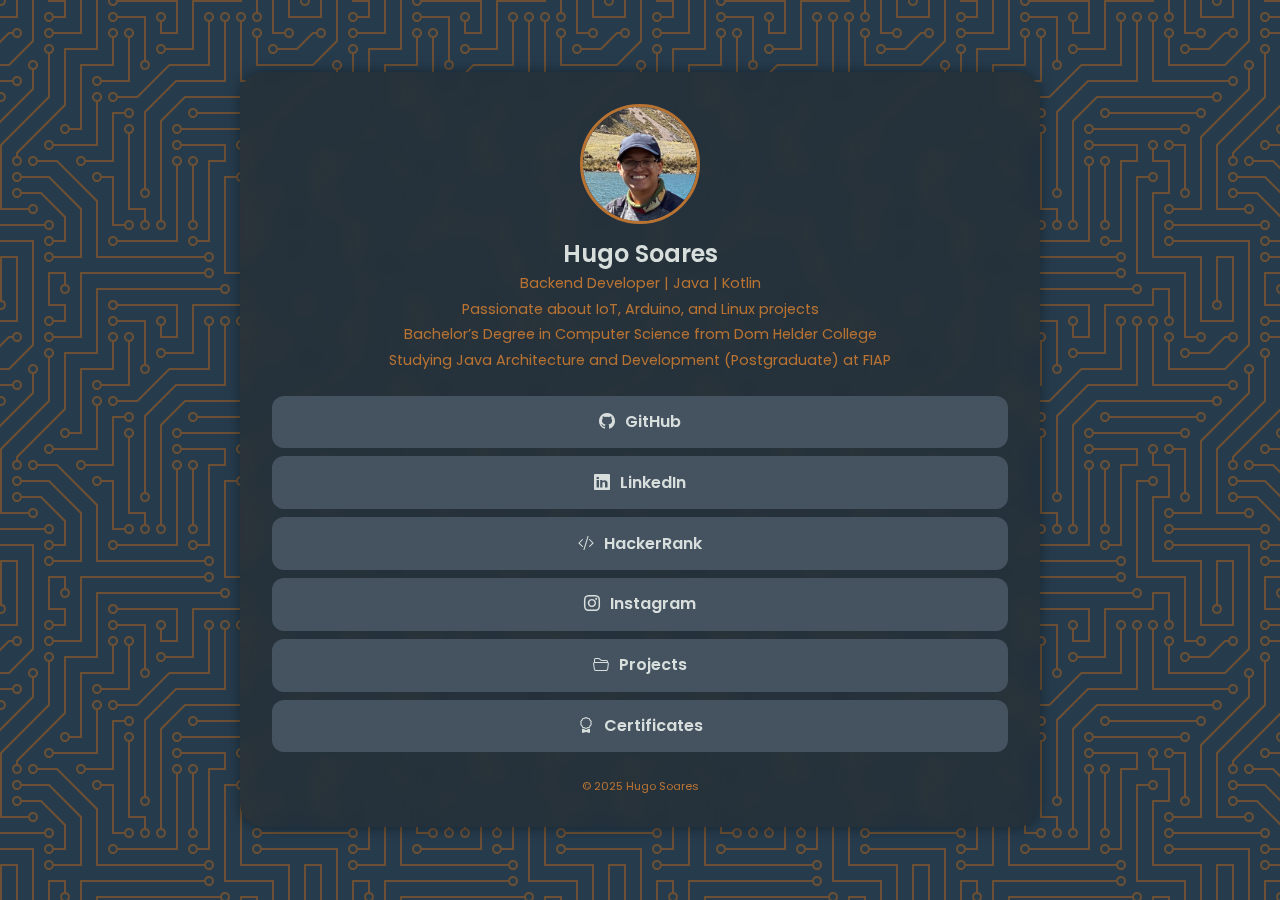
<file: index.html>
<!doctype html>
<html lang="pt-BR">

<head>
  <meta charset="UTF-8" />
  <meta name="viewport" content="width=device-width, initial-scale=1.0" />
  <title>Links | Hugo Soares</title>

  <link href="https://fonts.googleapis.com/css2?family=Poppins:wght@400;600&display=swap" rel="stylesheet" />

  <link href="https://cdn.jsdelivr.net/npm/bootstrap@5.3.3/dist/css/bootstrap.min.css" rel="stylesheet" />

  <link rel="stylesheet" href="https://cdn.jsdelivr.net/npm/bootstrap-icons@1.11.3/font/bootstrap-icons.css" />

  <link rel="icon" type="image/svg+xml" href="assets/favicon.png" />

  <link rel="stylesheet" href="style.css" />
</head>

<body>
  <main class="container d-flex justify-content-center align-items-center">
    <div class="linktree-card">
      <img src="assets/perfil.jpg" alt="Foto de Hugo Soares" class="avatar mb-3" />
      <h1 class="h4 fw-semibold mb-1">Hugo Soares</h1>
      <p class="bio mb-1">Backend Developer | Java | Kotlin</p>
      <p class="bio mb-1">
        Passionate about IoT, Arduino, and Linux projects
      </p>
      <p class="bio mb-1">
        Bachelor’s Degree in Computer Science from Dom Helder College
      </p>
      <p class="bio mb-4">
        Studying Java Architecture and Development (Postgraduate) at FIAP
      </p>

      <div class="d-grid gap-2">
        <a href="https://github.com/HugoOliveiraSoares" target="_blank" class="btn btn-linktree">
          <i class="bi bi-github"></i> GitHub
        </a>

        <a href="https://www.linkedin.com/in/hugooliveirasoares" target="_blank" class="btn btn-linktree">
          <i class="bi bi-linkedin"></i> LinkedIn
        </a>

        <a href="https://www.hackerrank.com/profile/hugoliveira_soa1" target="_blank" class="btn btn-linktree">
          <i class="bi bi-code-slash"></i> HackerRank
        </a>

        <a href="https://www.instagram.com/hugo_o.soares" target="_blank" class="btn btn-linktree">
          <i class="bi bi-instagram"></i> Instagram
        </a>

        <a href="projects.html" class="btn btn-linktree">
          <i class="bi bi-folder2-open"></i> Projects
        </a>

        <a href="certificates.html" class="btn btn-linktree">
          <i class="bi bi-award"></i> Certificates
        </a>

      </div>

      <footer class="mt-4">
        <small>© 2025 Hugo Soares</small>
      </footer>
    </div>
  </main>

  <script src="https://cdn.jsdelivr.net/npm/bootstrap@5.3.3/dist/js/bootstrap.bundle.min.js"></script>
</body>

</html>
</file>
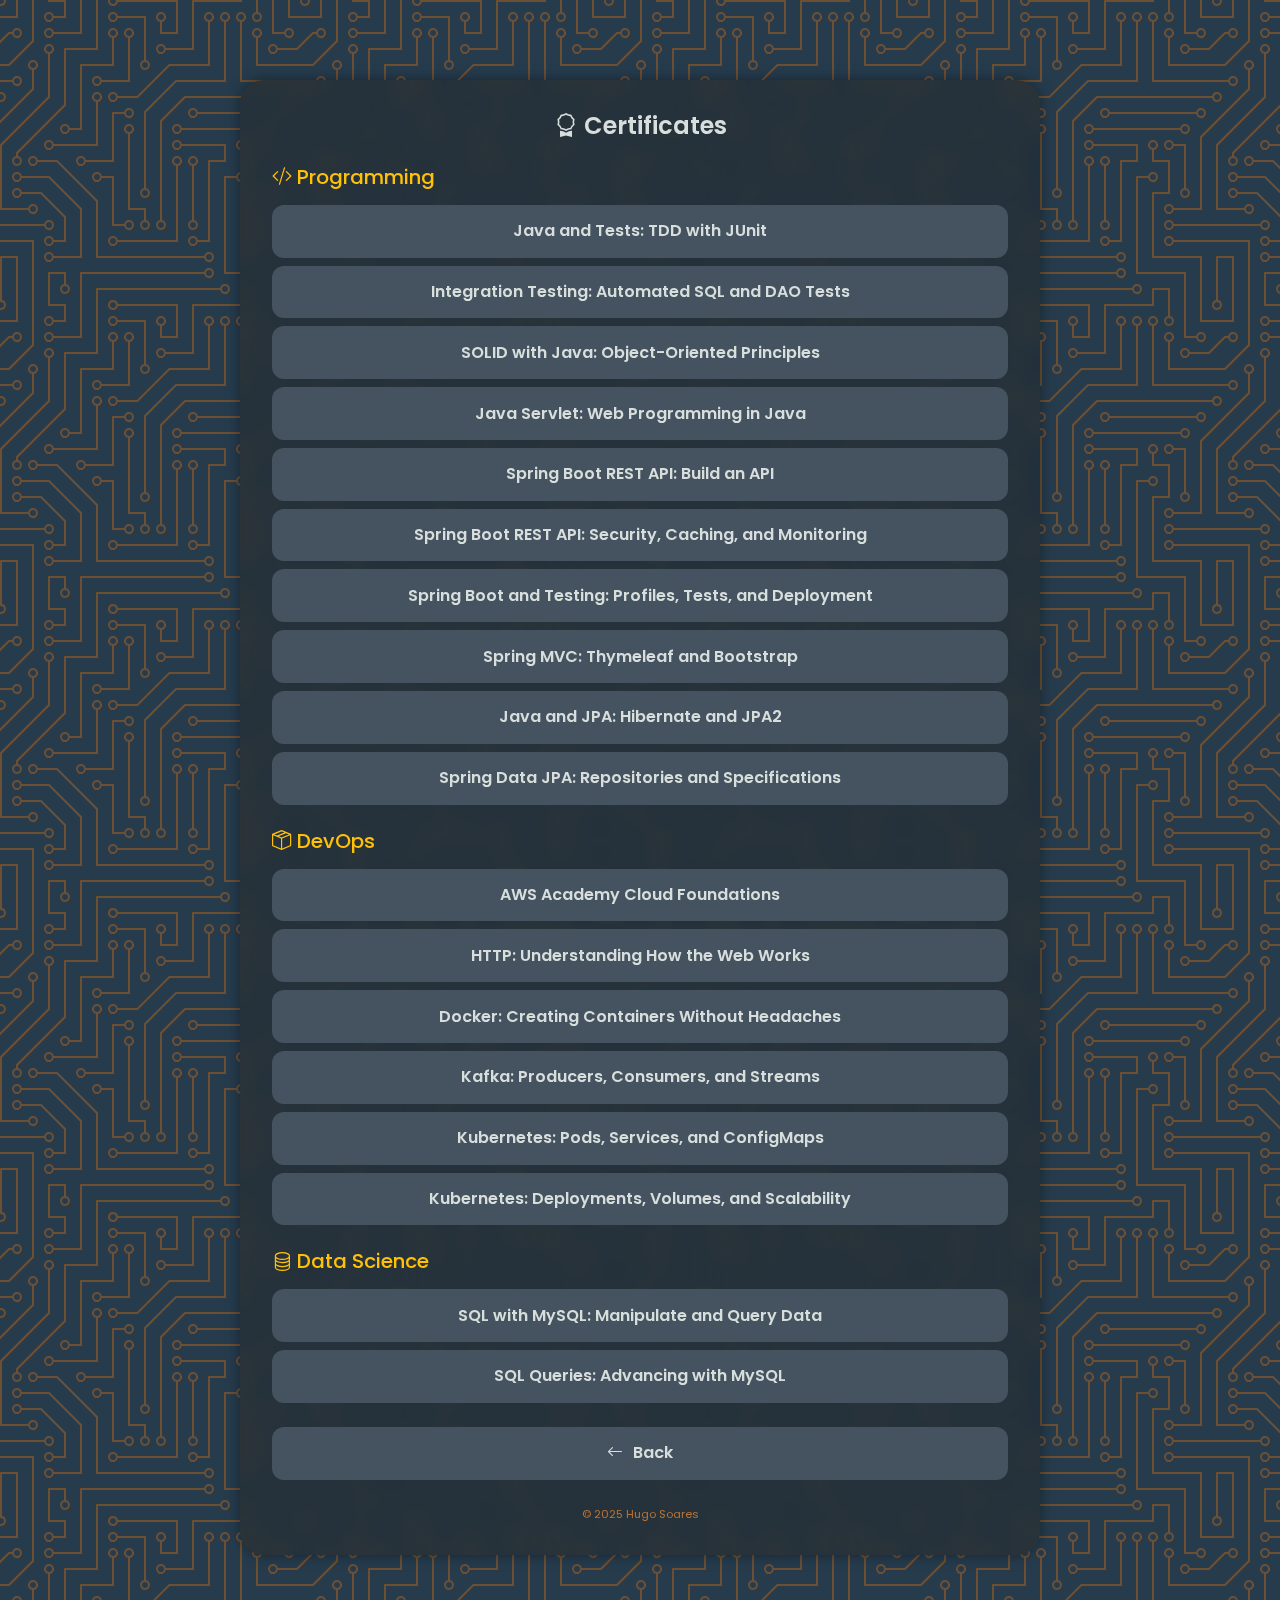
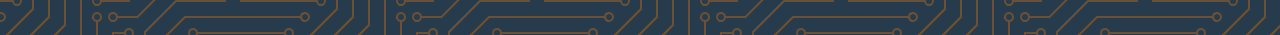
<file: certificates.html>
<!doctype html>
<html lang="en">

<head>
  <meta charset="UTF-8" />
  <meta name="viewport" content="width=device-width, initial-scale=1.0" />
  <title>Certificates | Hugo Soares</title>

  <link href="https://cdn.jsdelivr.net/npm/bootstrap@5.3.3/dist/css/bootstrap.min.css" rel="stylesheet" />
  <link rel="stylesheet" href="https://cdn.jsdelivr.net/npm/bootstrap-icons@1.11.3/font/bootstrap-icons.css" />

  <link rel="icon" type="image/svg+xml" href="assets/favicon.png" />

  <link rel="stylesheet" href="style.css" />
</head>

<body>
  <main class="container d-flex justify-content-center align-items-center my-5">
    <div class="linktree-card w-100 text-center">
      <h1 class="h4 fw-semibold mb-4">
        <i class="bi bi-award"></i> Certificates
      </h1>

      <!-- Programming -->
      <h2 class="h5 text-warning text-start mb-3">
        <i class="bi bi-code-slash"></i> Programming
      </h2>
      <div class="d-grid gap-2 mb-4">
        <a href="https://cursos.alura.com.br/user/hugo-o-soares/course/tdd/certificate" target="_blank"
          class="btn btn-linktree">
          Java and Tests: TDD with JUnit
        </a>
        <a href="https://cursos.alura.com.br/user/hugo-o-soares/course/teste-de-integracao/certificate" target="_blank"
          class="btn btn-linktree">
          Integration Testing: Automated SQL and DAO Tests
        </a>
        <a href="https://cursos.alura.com.br/user/hugo-o-soares/course/orientacao-a-objetos-avancada-e-principios-solid/certificate"
          target="_blank" class="btn btn-linktree">
          SOLID with Java: Object-Oriented Principles
        </a>
        <a href="https://cursos.alura.com.br/user/hugo-o-soares/course/servlets-fundamentos-programacao-web-java/certificate"
          target="_blank" class="btn btn-linktree">
          Java Servlet: Web Programming in Java
        </a>
        <a href="https://cursos.alura.com.br/user/hugo-o-soares/course/spring-boot-api-rest/certificate" target="_blank"
          class="btn btn-linktree">
          Spring Boot REST API: Build an API
        </a>
        <a href="https://cursos.alura.com.br/user/hugo-o-soares/course/spring-boot-seguranca-cache-monitoramento/certificate"
          target="_blank" class="btn btn-linktree">
          Spring Boot REST API: Security, Caching, and Monitoring
        </a>
        <a href="https://cursos.alura.com.br/user/hugo-o-soares/course/spring-boot-profiles-testes-deploy/certificate"
          target="_blank" class="btn btn-linktree">
          Spring Boot and Testing: Profiles, Tests, and Deployment
        </a>
        <a href="https://cursos.alura.com.br/certificate/hugo-o-soares/spring-mvc-thymeleaf-bootstrap" target="_blank"
          class="btn btn-linktree">
          Spring MVC: Thymeleaf and Bootstrap
        </a>
        <a href="https://cursos.alura.com.br/user/hugo-o-soares/course/jpa-hibernate-persistencia-objetos/certificate"
          target="_blank" class="btn btn-linktree">
          Java and JPA: Hibernate and JPA2
        </a>
        <a href="https://cursos.alura.com.br/user/hugo-o-soares/course/spring-data-jpa/certificate" target="_blank"
          class="btn btn-linktree">
          Spring Data JPA: Repositories and Specifications
        </a>
      </div>

      <!-- DevOps -->
      <h2 class="h5 text-warning text-start mb-3">
        <i class="bi bi-box-seam"></i> DevOps
      </h2>
      <div class="d-grid gap-2 mb-4">
        <a href="https://www.credly.com/badges/a5068add-c09f-404b-bcc2-adc8fa03f781/public_url" target="_blank"
          class="btn btn-linktree">
          AWS Academy Cloud Foundations
        </a>
        <a href="https://cursos.alura.com.br/user/hugo-o-soares/course/http-fundamentos/certificate" target="_blank"
          class="btn btn-linktree">
          HTTP: Understanding How the Web Works
        </a>
        <a href="https://cursos.alura.com.br/user/hugo-o-soares/course/docker-e-docker-compose/certificate"
          target="_blank" class="btn btn-linktree">
          Docker: Creating Containers Without Headaches
        </a>
        <a href="https://cursos.alura.com.br/user/hugo-o-soares/course/kafka-introducao-a-streams-em-microservicos/certificate"
          target="_blank" class="btn btn-linktree">
          Kafka: Producers, Consumers, and Streams
        </a>
        <a href="https://cursos.alura.com.br/user/hugo-o-soares/course/kubernetes-pods-services-configmap/certificate"
          target="_blank" class="btn btn-linktree">
          Kubernetes: Pods, Services, and ConfigMaps
        </a>
        <a href="https://cursos.alura.com.br/user/hugo-o-soares/course/kubernetes-deployments-volumes-escalabilidade/certificate"
          target="_blank" class="btn btn-linktree">
          Kubernetes: Deployments, Volumes, and Scalability
        </a>
      </div>

      <!-- Data Science -->
      <h2 class="h5 text-warning text-start mb-3">
        <i class="bi bi-database"></i> Data Science
      </h2>
      <div class="d-grid gap-2 mb-4">
        <a href="https://cursos.alura.com.br/user/hugo-o-soares/course/mysql-manipule-dados-com-sql/certificate"
          target="_blank" class="btn btn-linktree">
          SQL with MySQL: Manipulate and Query Data
        </a>
        <a href="https://cursos.alura.com.br/user/hugo-o-soares/course/mysql-consultas-sql/certificate" target="_blank"
          class="btn btn-linktree">
          SQL Queries: Advancing with MySQL
        </a>
      </div>

      <a href="index.html" class="btn btn-linktree mt-3">
        <i class="bi bi-arrow-left"></i> Back
      </a>

      <footer class="mt-4">
        <small>© 2025 Hugo Soares</small>
      </footer>
    </div>
  </main>
</body>

</html>
</file>
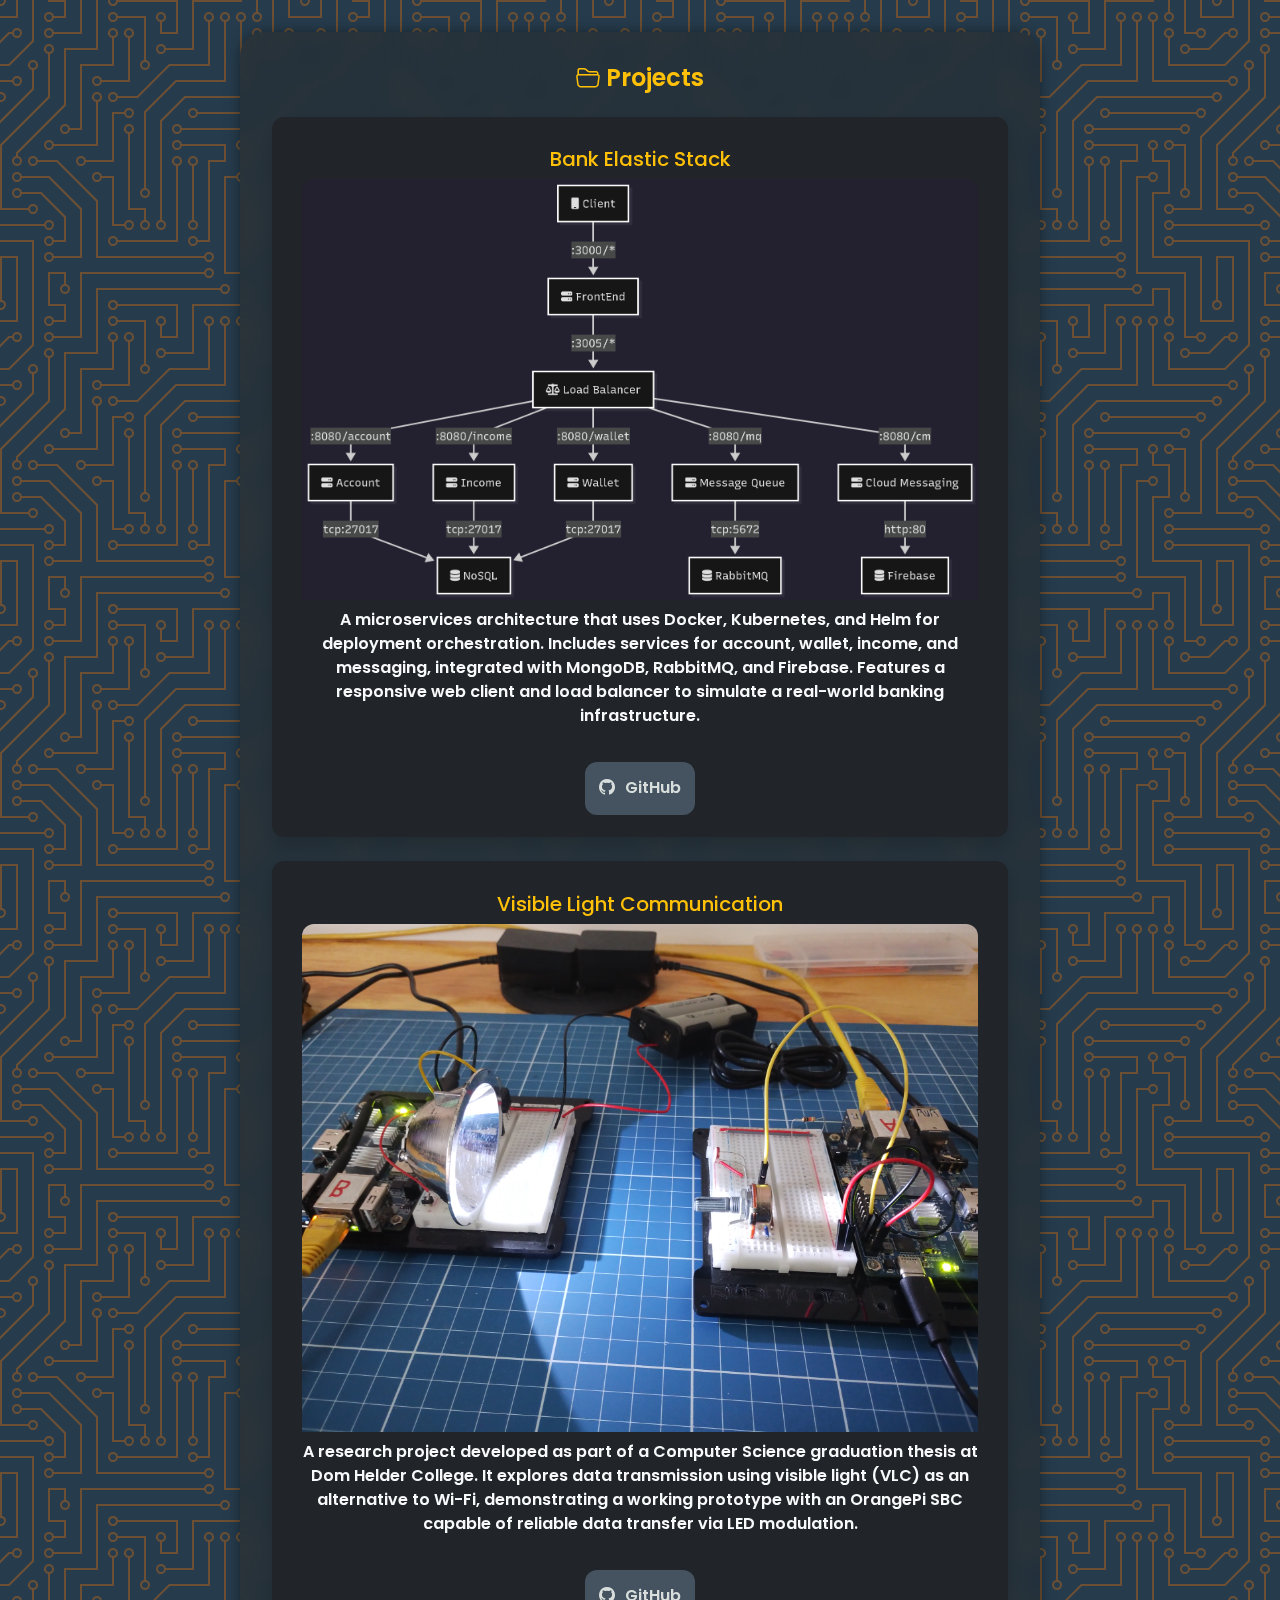
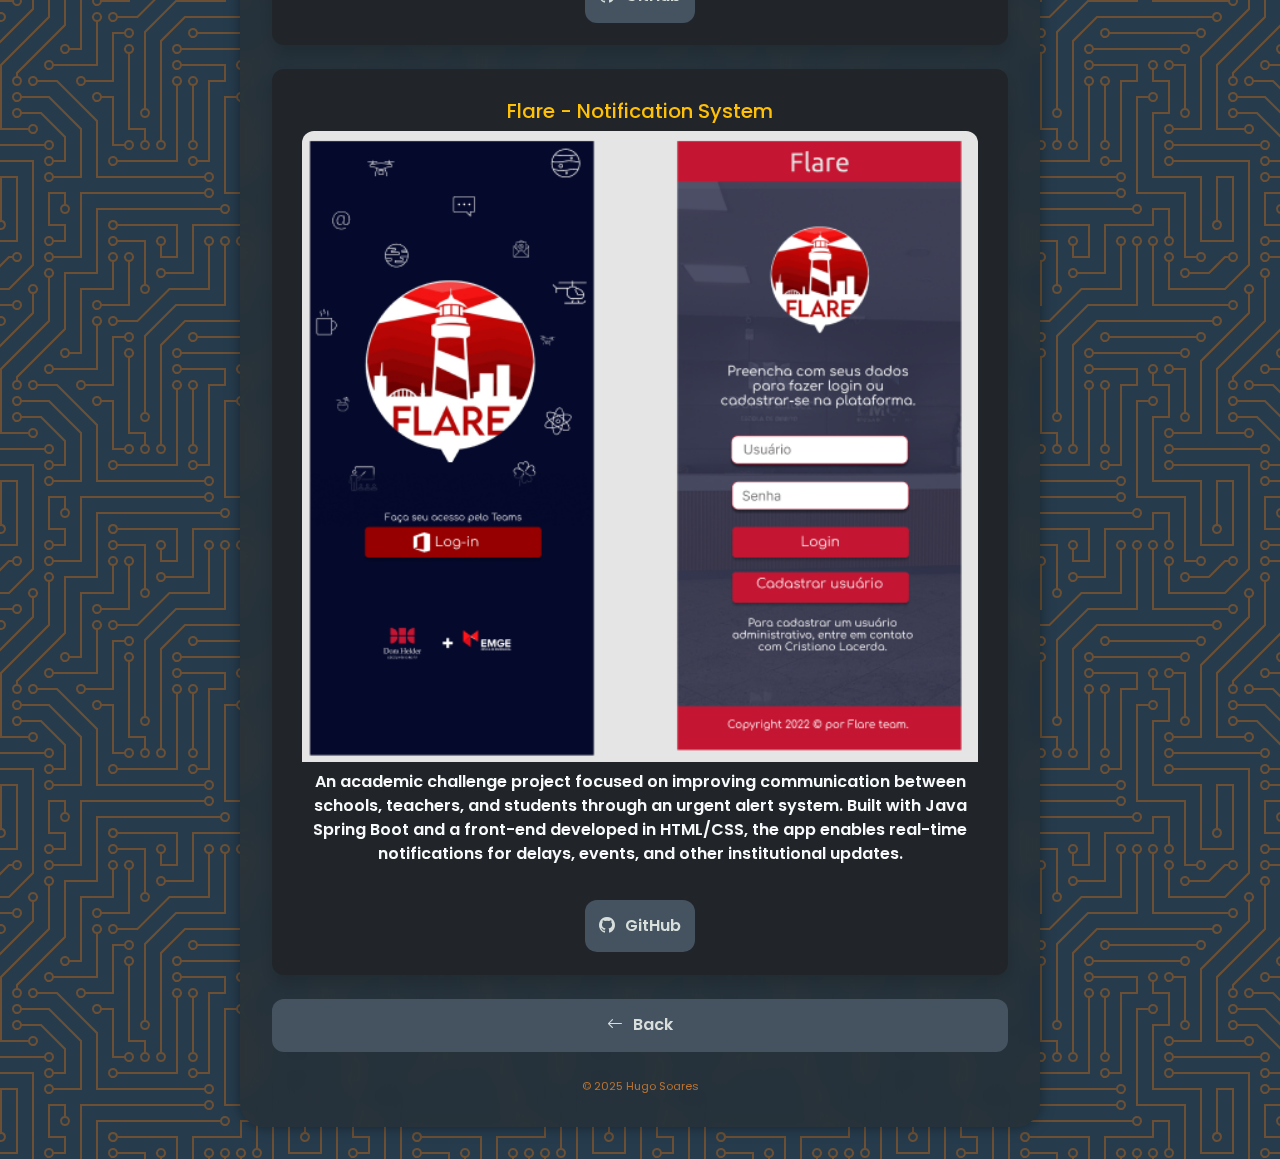
<file: projects.html>
<!DOCTYPE html>
<html lang="en">

<head>
  <meta charset="UTF-8">
  <meta name="viewport" content="width=device-width, initial-scale=1">
  <title>Projects | Hugo Soares</title>

  <link href="https://cdn.jsdelivr.net/npm/bootstrap@5.3.3/dist/css/bootstrap.min.css" rel="stylesheet" />
  <link rel="stylesheet" href="https://cdn.jsdelivr.net/npm/bootstrap-icons@1.11.3/font/bootstrap-icons.css" />

  <link rel="icon" type="image/svg+xml" href="assets/favicon.png" />

  <link href="style.css" rel="stylesheet">
</head>

<body>
  <main class="container d-flex justify-content-center align-items-center my-8">
    <div class="linktree-card w-100 text-center">
      <h1 class="h4 fw-semibold mb-4 text-warning">
        <i class="bi bi-folder2-open"></i> Projects
      </h1>

      <div class="d-grid gap-4 mb-4">

        <div class="card h-100 bg-dark text-light border-0 shadow">
          <div class="card-body gap-2">
            <h5 class="card-title text-warning">Bank Elastic Stack</h5>
            <img src="assets/bank-elastick-stack-mermaid.png" class="card-img-top mb-2" alt="Bank Elastic Stack" />
            <p class="card-text">
              A microservices architecture that uses Docker, Kubernetes, and Helm for deployment orchestration. Includes
              services for account, wallet, income, and messaging, integrated with MongoDB, RabbitMQ, and
              Firebase. Features a responsive web client and load balancer to simulate a real-world banking
              infrastructure. </p>
          </div>
          <div class="card-footer bg-transparent border-0">
            <a href="https://github.com/HugoOliveiraSoares/bank-elastic-stack" target="_blank"
              class="btn btn-linktree w-100">
              <i class="bi bi-github"></i> GitHub
            </a>
          </div>
        </div>

        <div class="card h-100 bg-dark text-light border-0 shadow">
          <div class="card-body gap-2">
            <h5 class="card-title text-warning">Visible Light Communication</h5>
            <img src="assets/vlc.jpg" class="card-img-top mb-2" alt="VLC Circuit" />
            <p class="card-text">
              A research project developed as part of a Computer Science graduation thesis at Dom Helder College. It
              explores data transmission using visible light (VLC) as an alternative to Wi-Fi, demonstrating a working
              prototype with an OrangePi SBC capable of reliable data transfer via LED modulation. </p>
          </div>
          <div class="card-footer bg-transparent border-0">
            <a href="https://github.com/HugoOliveiraSoares/Comunicacao_por_luz_visivel" target="_blank"
              class="btn btn-linktree w-100">
              <i class="bi bi-github"></i> GitHub
            </a>
          </div>
        </div>

        <div class="card h-100 bg-dark text-light border-0 shadow">
          <div class="card-body">
            <h5 class="card-title text-warning">Flare - Notification System</h5>
            <img src="assets/flare.png" class="card-img-top mb-2" alt="VLC Circuit" />
            <p class="card-text">
              An academic challenge project focused on improving communication between schools, teachers, and students
              through an urgent alert system. Built with Java Spring Boot and a front-end developed in HTML/CSS, the app
              enables real-time notifications for delays, events, and other institutional updates. </p>
          </div>
          <div class="card-footer bg-transparent border-0">
            <a href="https://github.com/Grupo-Flare/Sistemadenotificacao" target="_blank"
              class="btn btn-linktree w-100">
              <i class="bi bi-github"></i> GitHub
            </a>
          </div>
        </div>
      </div>

      <a href="index.html" class="btn btn-linktree mt-4 w-100">
        <i class="bi bi-arrow-left"></i> Back
      </a>

      <footer class="mt-4">
        <small>© 2025 Hugo Soares</small>
      </footer>

    </div>
  </main>

</body>

</html>
</file>
<file: style.css>
@import url("https://fonts.googleapis.com/css2?family=Poppins:wght@400;600&display=swap");

body {
  font-family: "Poppins", sans-serif;
  background-color: #263c4d;
  background-image: url("data:image/svg+xml,%3Csvg xmlns='http://www.w3.org/2000/svg' viewBox='0 0 304 304' width='304' height='304'%3E%3Cpath fill='%23905a27' fill-opacity='0.67' d='M44.1 224a5 5 0 1 1 0 2H0v-2h44.1zm160 48a5 5 0 1 1 0 2H82v-2h122.1zm57.8-46a5 5 0 1 1 0-2H304v2h-42.1zm0 16a5 5 0 1 1 0-2H304v2h-42.1zm6.2-114a5 5 0 1 1 0 2h-86.2a5 5 0 1 1 0-2h86.2zm-256-48a5 5 0 1 1 0 2H0v-2h12.1zm185.8 34a5 5 0 1 1 0-2h86.2a5 5 0 1 1 0 2h-86.2zM258 12.1a5 5 0 1 1-2 0V0h2v12.1zm-64 208a5 5 0 1 1-2 0v-54.2a5 5 0 1 1 2 0v54.2zm48-198.2V80h62v2h-64V21.9a5 5 0 1 1 2 0zm16 16V64h46v2h-48V37.9a5 5 0 1 1 2 0zm-128 96V208h16v12.1a5 5 0 1 1-2 0V210h-16v-76.1a5 5 0 1 1 2 0zm-5.9-21.9a5 5 0 1 1 0 2H114v48H85.9a5 5 0 1 1 0-2H112v-48h12.1zm-6.2 130a5 5 0 1 1 0-2H176v-74.1a5 5 0 1 1 2 0V242h-60.1zm-16-64a5 5 0 1 1 0-2H114v48h10.1a5 5 0 1 1 0 2H112v-48h-10.1zM66 284.1a5 5 0 1 1-2 0V274H50v30h-2v-32h18v12.1zM236.1 176a5 5 0 1 1 0 2H226v94h48v32h-2v-30h-48v-98h12.1zm25.8-30a5 5 0 1 1 0-2H274v44.1a5 5 0 1 1-2 0V146h-10.1zm-64 96a5 5 0 1 1 0-2H208v-80h16v-14h-42.1a5 5 0 1 1 0-2H226v18h-16v80h-12.1zm86.2-210a5 5 0 1 1 0 2H272V0h2v32h10.1zM98 101.9V146H53.9a5 5 0 1 1 0-2H96v-42.1a5 5 0 1 1 2 0zM53.9 34a5 5 0 1 1 0-2H80V0h2v34H53.9zm60.1 3.9V66H82v64H69.9a5 5 0 1 1 0-2H80V64h32V37.9a5 5 0 1 1 2 0zM101.9 82a5 5 0 1 1 0-2H128V37.9a5 5 0 1 1 2 0V82h-28.1zm16-64a5 5 0 1 1 0-2H146v44.1a5 5 0 1 1-2 0V18h-26.1zm102.2 270a5 5 0 1 1 0 2H98v14h-2v-16h124.1zM242 149.9V160h16v34h-16v62h48v48h-2v-46h-48v-66h16v-30h-16v-12.1a5 5 0 1 1 2 0zM53.9 18a5 5 0 1 1 0-2H64V2H48V0h18v18H53.9zm112 32a5 5 0 1 1 0-2H192V0h50v2h-48v48h-28.1zm-48-48a5 5 0 0 1-9.8-2h2.07a3 3 0 1 0 5.66 0H178v34h-18V21.9a5 5 0 1 1 2 0V32h14V2h-58.1zm0 96a5 5 0 1 1 0-2H137l32-32h39V21.9a5 5 0 1 1 2 0V66h-40.17l-32 32H117.9zm28.1 90.1a5 5 0 1 1-2 0v-76.51L175.59 80H224V21.9a5 5 0 1 1 2 0V82h-49.59L146 112.41v75.69zm16 32a5 5 0 1 1-2 0v-99.51L184.59 96H300.1a5 5 0 0 1 3.9-3.9v2.07a3 3 0 0 0 0 5.66v2.07a5 5 0 0 1-3.9-3.9H185.41L162 121.41v98.69zm-144-64a5 5 0 1 1-2 0v-3.51l48-48V48h32V0h2v50H66v55.41l-48 48v2.69zM50 53.9v43.51l-48 48V208h26.1a5 5 0 1 1 0 2H0v-65.41l48-48V53.9a5 5 0 1 1 2 0zm-16 16V89.41l-34 34v-2.82l32-32V69.9a5 5 0 1 1 2 0zM12.1 32a5 5 0 1 1 0 2H9.41L0 43.41V40.6L8.59 32h3.51zm265.8 18a5 5 0 1 1 0-2h18.69l7.41-7.41v2.82L297.41 50H277.9zm-16 160a5 5 0 1 1 0-2H288v-71.41l16-16v2.82l-14 14V210h-28.1zm-208 32a5 5 0 1 1 0-2H64v-22.59L40.59 194H21.9a5 5 0 1 1 0-2H41.41L66 216.59V242H53.9zm150.2 14a5 5 0 1 1 0 2H96v-56.6L56.6 162H37.9a5 5 0 1 1 0-2h19.5L98 200.6V256h106.1zm-150.2 2a5 5 0 1 1 0-2H80v-46.59L48.59 178H21.9a5 5 0 1 1 0-2H49.41L82 208.59V258H53.9zM34 39.8v1.61L9.41 66H0v-2h8.59L32 40.59V0h2v39.8zM2 300.1a5 5 0 0 1 3.9 3.9H3.83A3 3 0 0 0 0 302.17V256h18v48h-2v-46H2v42.1zM34 241v63h-2v-62H0v-2h34v1zM17 18H0v-2h16V0h2v18h-1zm273-2h14v2h-16V0h2v16zm-32 273v15h-2v-14h-14v14h-2v-16h18v1zM0 92.1A5.02 5.02 0 0 1 6 97a5 5 0 0 1-6 4.9v-2.07a3 3 0 1 0 0-5.66V92.1zM80 272h2v32h-2v-32zm37.9 32h-2.07a3 3 0 0 0-5.66 0h-2.07a5 5 0 0 1 9.8 0zM5.9 0A5.02 5.02 0 0 1 0 5.9V3.83A3 3 0 0 0 3.83 0H5.9zm294.2 0h2.07A3 3 0 0 0 304 3.83V5.9a5 5 0 0 1-3.9-5.9zm3.9 300.1v2.07a3 3 0 0 0-1.83 1.83h-2.07a5 5 0 0 1 3.9-3.9zM97 100a3 3 0 1 0 0-6 3 3 0 0 0 0 6zm0-16a3 3 0 1 0 0-6 3 3 0 0 0 0 6zm16 16a3 3 0 1 0 0-6 3 3 0 0 0 0 6zm16 16a3 3 0 1 0 0-6 3 3 0 0 0 0 6zm0 16a3 3 0 1 0 0-6 3 3 0 0 0 0 6zm-48 32a3 3 0 1 0 0-6 3 3 0 0 0 0 6zm16 16a3 3 0 1 0 0-6 3 3 0 0 0 0 6zm32 48a3 3 0 1 0 0-6 3 3 0 0 0 0 6zm-16 16a3 3 0 1 0 0-6 3 3 0 0 0 0 6zm32-16a3 3 0 1 0 0-6 3 3 0 0 0 0 6zm0-32a3 3 0 1 0 0-6 3 3 0 0 0 0 6zm16 32a3 3 0 1 0 0-6 3 3 0 0 0 0 6zm32 16a3 3 0 1 0 0-6 3 3 0 0 0 0 6zm0-16a3 3 0 1 0 0-6 3 3 0 0 0 0 6zm-16-64a3 3 0 1 0 0-6 3 3 0 0 0 0 6zm16 0a3 3 0 1 0 0-6 3 3 0 0 0 0 6zm16 96a3 3 0 1 0 0-6 3 3 0 0 0 0 6zm0 16a3 3 0 1 0 0-6 3 3 0 0 0 0 6zm16 16a3 3 0 1 0 0-6 3 3 0 0 0 0 6zm16-144a3 3 0 1 0 0-6 3 3 0 0 0 0 6zm0 32a3 3 0 1 0 0-6 3 3 0 0 0 0 6zm16-32a3 3 0 1 0 0-6 3 3 0 0 0 0 6zm16-16a3 3 0 1 0 0-6 3 3 0 0 0 0 6zm-96 0a3 3 0 1 0 0-6 3 3 0 0 0 0 6zm0 16a3 3 0 1 0 0-6 3 3 0 0 0 0 6zm16-32a3 3 0 1 0 0-6 3 3 0 0 0 0 6zm96 0a3 3 0 1 0 0-6 3 3 0 0 0 0 6zm-16-64a3 3 0 1 0 0-6 3 3 0 0 0 0 6zm16-16a3 3 0 1 0 0-6 3 3 0 0 0 0 6zm-32 0a3 3 0 1 0 0-6 3 3 0 0 0 0 6zm0-16a3 3 0 1 0 0-6 3 3 0 0 0 0 6zm-16 0a3 3 0 1 0 0-6 3 3 0 0 0 0 6zm-16 0a3 3 0 1 0 0-6 3 3 0 0 0 0 6zm-16 0a3 3 0 1 0 0-6 3 3 0 0 0 0 6zM49 36a3 3 0 1 0 0-6 3 3 0 0 0 0 6zm-32 0a3 3 0 1 0 0-6 3 3 0 0 0 0 6zm32 16a3 3 0 1 0 0-6 3 3 0 0 0 0 6zM33 68a3 3 0 1 0 0-6 3 3 0 0 0 0 6zm16-48a3 3 0 1 0 0-6 3 3 0 0 0 0 6zm0 240a3 3 0 1 0 0-6 3 3 0 0 0 0 6zm16 32a3 3 0 1 0 0-6 3 3 0 0 0 0 6zm-16-64a3 3 0 1 0 0-6 3 3 0 0 0 0 6zm0 16a3 3 0 1 0 0-6 3 3 0 0 0 0 6zm-16-32a3 3 0 1 0 0-6 3 3 0 0 0 0 6zm80-176a3 3 0 1 0 0-6 3 3 0 0 0 0 6zm16 0a3 3 0 1 0 0-6 3 3 0 0 0 0 6zm-16-16a3 3 0 1 0 0-6 3 3 0 0 0 0 6zm32 48a3 3 0 1 0 0-6 3 3 0 0 0 0 6zm16-16a3 3 0 1 0 0-6 3 3 0 0 0 0 6zm0-32a3 3 0 1 0 0-6 3 3 0 0 0 0 6zm112 176a3 3 0 1 0 0-6 3 3 0 0 0 0 6zm-16 16a3 3 0 1 0 0-6 3 3 0 0 0 0 6zm0 16a3 3 0 1 0 0-6 3 3 0 0 0 0 6zm0 16a3 3 0 1 0 0-6 3 3 0 0 0 0 6zM17 180a3 3 0 1 0 0-6 3 3 0 0 0 0 6zm0 16a3 3 0 1 0 0-6 3 3 0 0 0 0 6zm0-32a3 3 0 1 0 0-6 3 3 0 0 0 0 6zm16 0a3 3 0 1 0 0-6 3 3 0 0 0 0 6zM17 84a3 3 0 1 0 0-6 3 3 0 0 0 0 6zm32 64a3 3 0 1 0 0-6 3 3 0 0 0 0 6zm16-16a3 3 0 1 0 0-6 3 3 0 0 0 0 6z'%3E%3C/path%3E%3C/svg%3E");
  color: #d7dedc;
  min-height: 100vh;
  display: flex;
  justify-content: center;
  align-items: center;
  padding: 1rem;
}

.linktree-card {
  background-color: rgba(0, 0, 0, 0.2);
  backdrop-filter: blur(10px);
  border-radius: 1.5rem;
  box-shadow: 0 0 15px rgba(0, 0, 0, 0.4);
  max-width: 800px;
  width: 100%;
  padding: 2rem;
  text-align: center;
  margin: 1rem;
}

.card {
  display: flex;
  align-items: center;
  justify-content: center;
  gap: 10px;
  background-color: #455360;
  color: #d7dedc;
  font-weight: 600;
  border: none;
  border-radius: 12px;
  padding: 0.9rem;
  transition: all 0.2s ease;
}

.avatar {
  width: 120px;
  height: 120px;
  border-radius: 50%;
  border: 3px solid #b87333;
  object-fit: cover;
}

.bio {
  color: #b87333;
  font-size: 0.9rem;
}

.card-img-top {
  width: 100%;
  height: auto;
  border-radius: 12px 12px 0 0;
}

.btn-linktree {
  display: flex;
  align-items: center;
  justify-content: center;
  gap: 10px;
  background-color: #455360;
  color: #d7dedc;
  font-weight: 600;
  border: none;
  border-radius: 12px;
  padding: 0.9rem;
  transition: all 0.2s ease;
}

.btn-linktree:hover {
  background-color: #905a27;
  color: #d7dedc;
  transform: translateY(-3px);
}

footer {
  margin-top: 1rem;
  font-size: 0.8rem;
  color: #b87333;
}

/* Responsividade para smartphones */
@media (max-width: 768px) {
  body {
    padding: 0.5rem;
  }
  
  .linktree-card {
    max-width: calc(100% - 3rem);
    padding: 1.5rem;
    margin: 0.5rem;
  }
  
  .avatar {
    width: 100px;
    height: 100px;
  }
  
  .bio {
    font-size: 0.85rem;
  }
}

@media (max-width: 480px) {
  .linktree-card {
    max-width: calc(100% - 2rem);
    padding: 1.25rem;
    border-radius: 1rem;
  }
  
  .avatar {
    width: 90px;
    height: 90px;
  }
  
  .btn-linktree {
    padding: 0.8rem;
    font-size: 0.95rem;
  }
}
</file>
